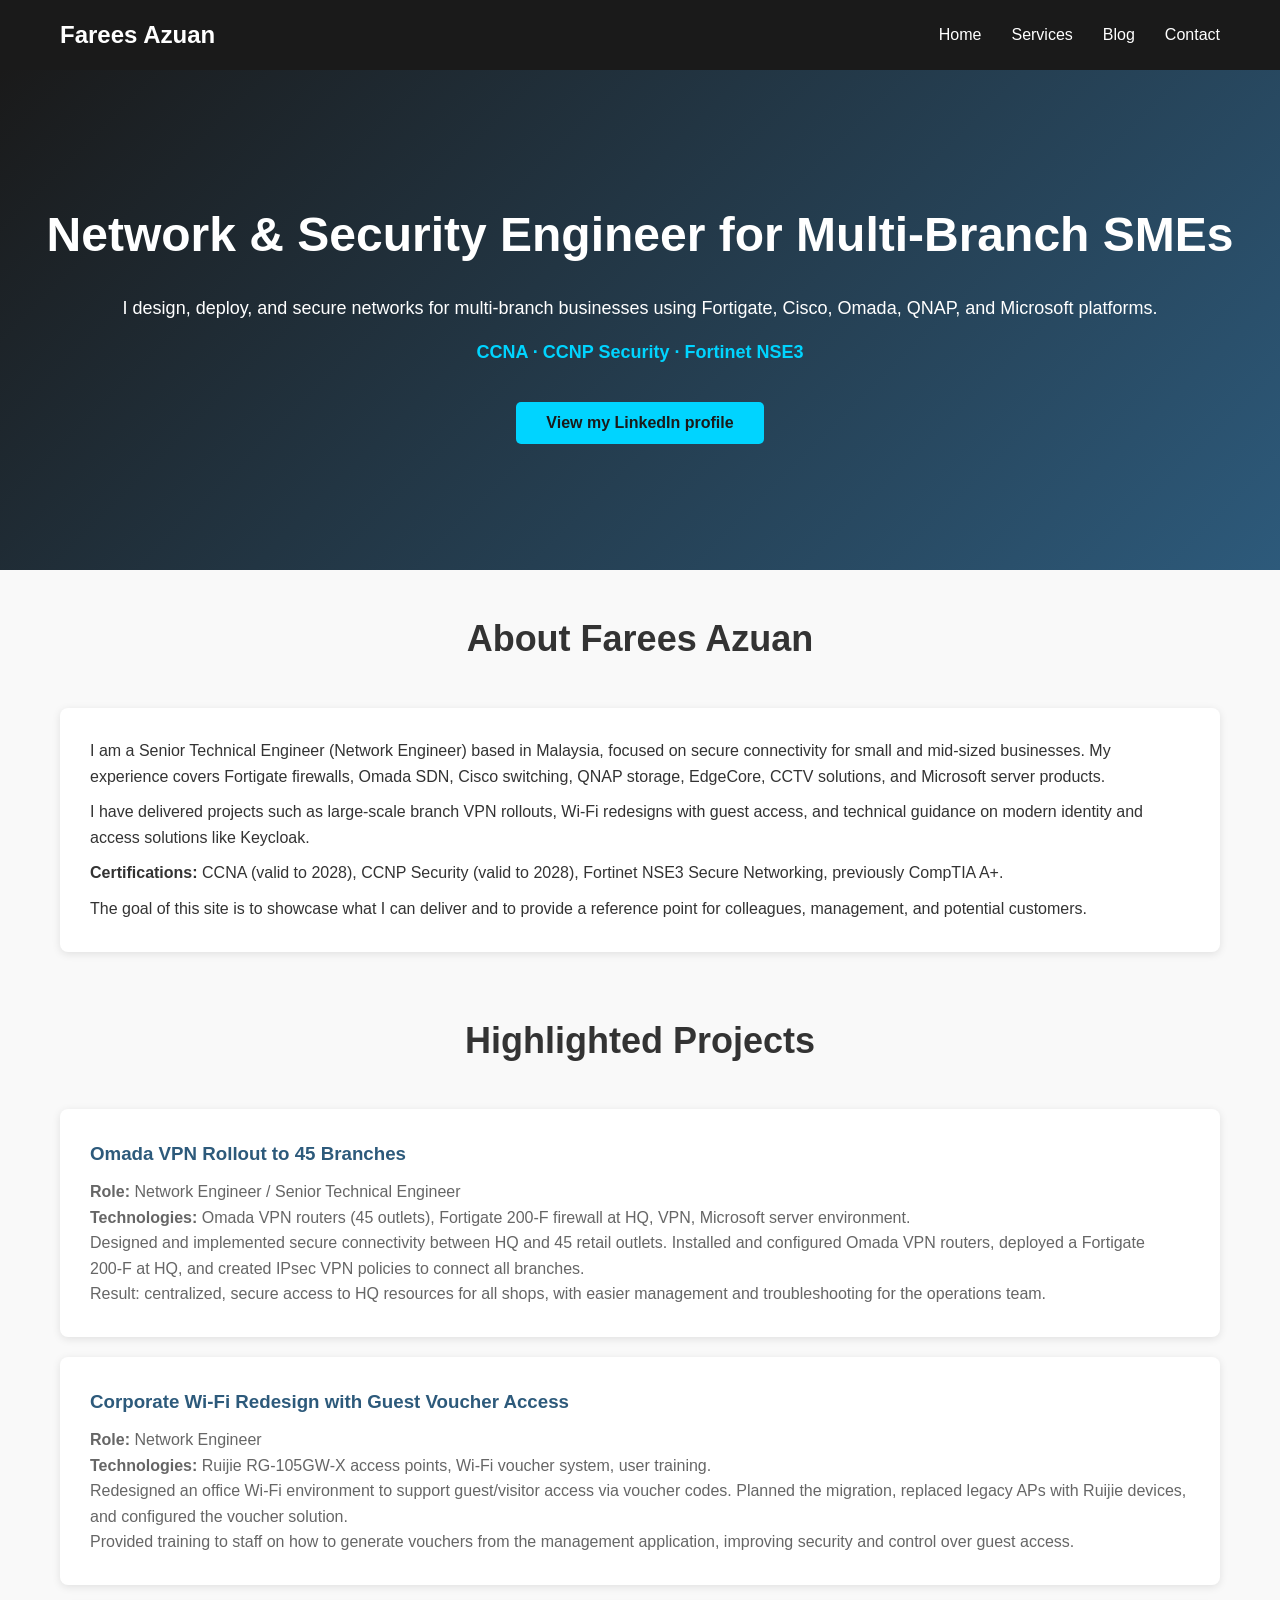
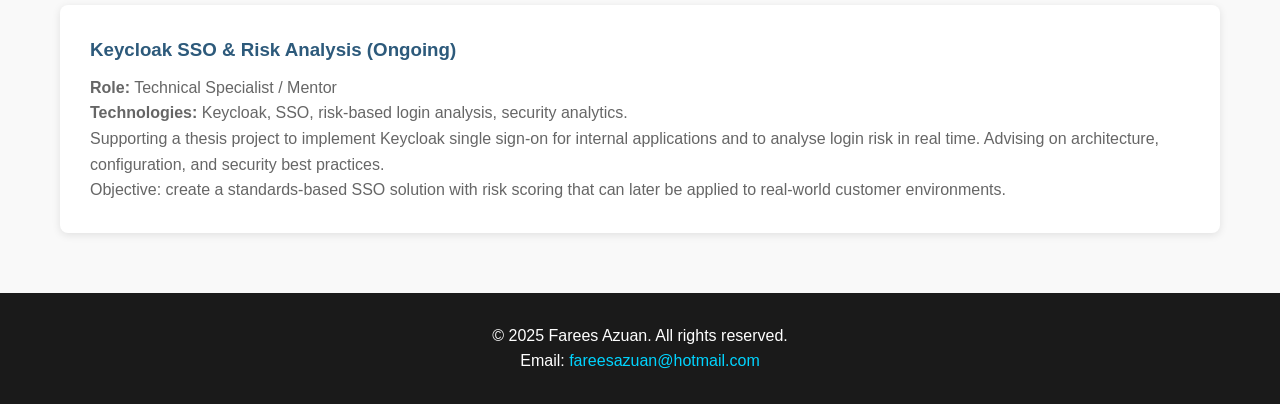
<file: index.html>
<!DOCTYPE html>
<html lang="en">
<head>
    <meta charset="UTF-8">
    <meta name="viewport" content="width=device-width, initial-scale=1.0">
    <title>Farees Azuan - Network & Security Engineer</title>
    <link rel="stylesheet" href="css/style.css">
</head>
<body>
    <!-- Navigation -->
    <nav class="navbar">
        <div class="nav-container">
            <h1 class="logo">Farees Azuan</h1>
            <ul class="nav-links">
                <li><a href="index.html">Home</a></li>
                <li><a href="services.html">Services</a></li>
                <li><a href="blog.html">Blog</a></li>
                <li><a href="contact.html">Contact</a></li>
            </ul>
        </div>
    </nav>

    <!-- Hero Section -->
    <section class="hero">
        <div class="hero-content">
            <h1>Network & Security Engineer for Multi-Branch SMEs</h1>
            <p>I design, deploy, and secure networks for multi-branch businesses using Fortigate, Cisco, Omada, QNAP, and Microsoft platforms.</p>
            <p class="certs">CCNA · CCNP Security · Fortinet NSE3</p>
            <button onclick="location.href='https://www.linkedin.com/in/fareesazuan/'" class="cta-btn">
			View my LinkedIn profile
			</button>
        </div>
    </section>

    <!-- Services Preview -->
    <section class="services-preview" style="margin-top: 40px;">
		<h2>About Farees Azuan</h2>
		<div style="background: white; padding: 30px; border-radius: 8px; box-shadow: 0 2px 8px rgba(0,0,0,0.1);">
			<p>
				I am a Senior Technical Engineer (Network Engineer) based in Malaysia, focused on secure connectivity for small and mid-sized businesses.
				My experience covers Fortigate firewalls, Omada SDN, Cisco switching, QNAP storage, EdgeCore, CCTV solutions, and Microsoft server products.
			</p>
			<p style="margin-top: 10px;">
				I have delivered projects such as large-scale branch VPN rollouts, Wi‑Fi redesigns with guest access, and technical guidance on modern identity and access solutions like Keycloak.
			</p>
			<p style="margin-top: 10px;">
			<strong>Certifications:</strong> CCNA (valid to 2028), CCNP Security (valid to 2028), Fortinet NSE3 Secure Networking, previously CompTIA A+.
			</p>
			<p style="margin-top: 10px;">
				The goal of this site is to showcase what I can deliver and to provide a reference point for colleagues, management, and potential customers.
			</p>
		</div>
	</section>

	<!-- Project Section -->
	<section class="services-preview" style="margin-top: 40px;">
		<h2>Highlighted Projects</h2>

		<article class="card" style="margin-bottom: 20px;">
			<h3>Omada VPN Rollout to 45 Branches</h3>
			<p><strong>Role:</strong> Network Engineer / Senior Technical Engineer</p>
			<p><strong>Technologies:</strong> Omada VPN routers (45 outlets), Fortigate 200‑F firewall at HQ, VPN, Microsoft server environment.</p>
			<p>
				Designed and implemented secure connectivity between HQ and 45 retail outlets.
				Installed and configured Omada VPN routers, deployed a Fortigate 200‑F at HQ, and created IPsec VPN policies to connect all branches.
			</p>
			<p>
				Result: centralized, secure access to HQ resources for all shops, with easier management and troubleshooting for the operations team.
			</p>
		</article>

		<article class="card" style="margin-bottom: 20px;">
			<h3>Corporate Wi‑Fi Redesign with Guest Voucher Access</h3>
			<p><strong>Role:</strong> Network Engineer</p>
			<p><strong>Technologies:</strong> Ruijie RG‑105GW‑X access points, Wi‑Fi voucher system, user training.</p>
			<p>
				Redesigned an office Wi‑Fi environment to support guest/visitor access via voucher codes.
				Planned the migration, replaced legacy APs with Ruijie devices, and configured the voucher solution.
			</p>
			<p>
				Provided training to staff on how to generate vouchers from the management application, improving security and control over guest access.
			</p>
		</article>

		<article class="card">
			<h3>Keycloak SSO & Risk Analysis (Ongoing)</h3>
			<p><strong>Role:</strong> Technical Specialist / Mentor</p>
			<p><strong>Technologies:</strong> Keycloak, SSO, risk-based login analysis, security analytics.</p>
			<p>
				Supporting a thesis project to implement Keycloak single sign-on for internal applications and to analyse login risk in real time.
				Advising on architecture, configuration, and security best practices.
			</p>
			<p>
				Objective: create a standards-based SSO solution with risk scoring that can later be applied to real-world customer environments.
			</p>
		</article>
	</section>


    <!-- Footer -->
    <footer class="footer">
        <p>&copy; 2025 Farees Azuan. All rights reserved.</p>
        <p>Email: <a href="mailto:fareesazuan@hotmail.com">fareesazuan@hotmail.com</a></p>
    </footer>
</body>
</html>
</file>
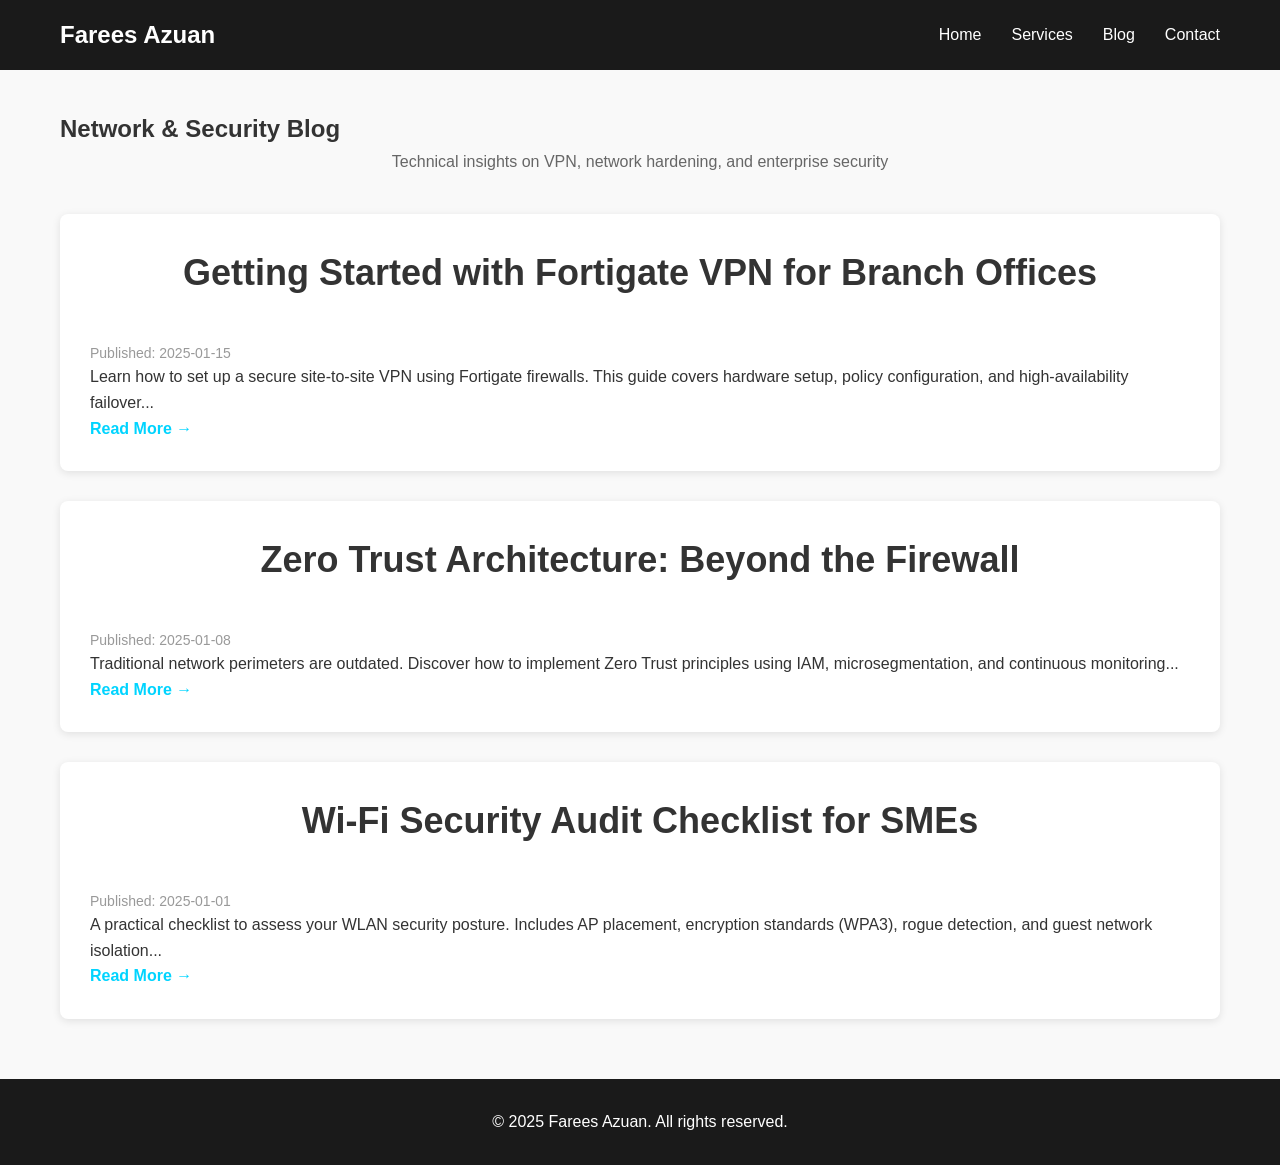
<file: blog.html>
<!DOCTYPE html>
<html lang="en">
<head>
    <meta charset="UTF-8">
    <meta name="viewport" content="width=device-width, initial-scale=1.0">
    <title>Blog - Farees Azuan</title>
    <link rel="stylesheet" href="css/style.css">
</head>
<body>
    <nav class="navbar">
        <div class="nav-container">
            <h1 class="logo">Farees Azuan</h1>
            <ul class="nav-links">
                <li><a href="index.html">Home</a></li>
                <li><a href="services.html">Services</a></li>
                <li><a href="blog.html">Blog</a></li>
                <li><a href="contact.html">Contact</a></li>
            </ul>
        </div>
    </nav>

    <section class="services-preview" style="margin-top: 40px;">
        <h1>Network & Security Blog</h1>
        <p style="text-align: center; color: #666; font-size: 16px;">Technical insights on VPN, network hardening, and enterprise security</p>
        
        <div style="margin-top: 40px;">
            <article style="background: white; padding: 30px; margin-bottom: 30px; border-radius: 8px; box-shadow: 0 2px 8px rgba(0,0,0,0.1);">
                <h2>Getting Started with Fortigate VPN for Branch Offices</h2>
                <p style="color: #999; font-size: 14px;">Published: 2025-01-15</p>
                <p>Learn how to set up a secure site-to-site VPN using Fortigate firewalls. This guide covers hardware setup, policy configuration, and high-availability failover...</p>
                <a href="#" style="color: #00d4ff; text-decoration: none; font-weight: bold;">Read More →</a>
            </article>

            <article style="background: white; padding: 30px; margin-bottom: 30px; border-radius: 8px; box-shadow: 0 2px 8px rgba(0,0,0,0.1);">
                <h2>Zero Trust Architecture: Beyond the Firewall</h2>
                <p style="color: #999; font-size: 14px;">Published: 2025-01-08</p>
                <p>Traditional network perimeters are outdated. Discover how to implement Zero Trust principles using IAM, microsegmentation, and continuous monitoring...</p>
                <a href="#" style="color: #00d4ff; text-decoration: none; font-weight: bold;">Read More →</a>
            </article>

            <article style="background: white; padding: 30px; border-radius: 8px; box-shadow: 0 2px 8px rgba(0,0,0,0.1);">
                <h2>Wi-Fi Security Audit Checklist for SMEs</h2>
                <p style="color: #999; font-size: 14px;">Published: 2025-01-01</p>
                <p>A practical checklist to assess your WLAN security posture. Includes AP placement, encryption standards (WPA3), rogue detection, and guest network isolation...</p>
                <a href="#" style="color: #00d4ff; text-decoration: none; font-weight: bold;">Read More →</a>
            </article>
        </div>
    </section>

    <footer class="footer">
        <p>&copy; 2025 Farees Azuan. All rights reserved.</p>
    </footer>
</body>
</html>
</file>
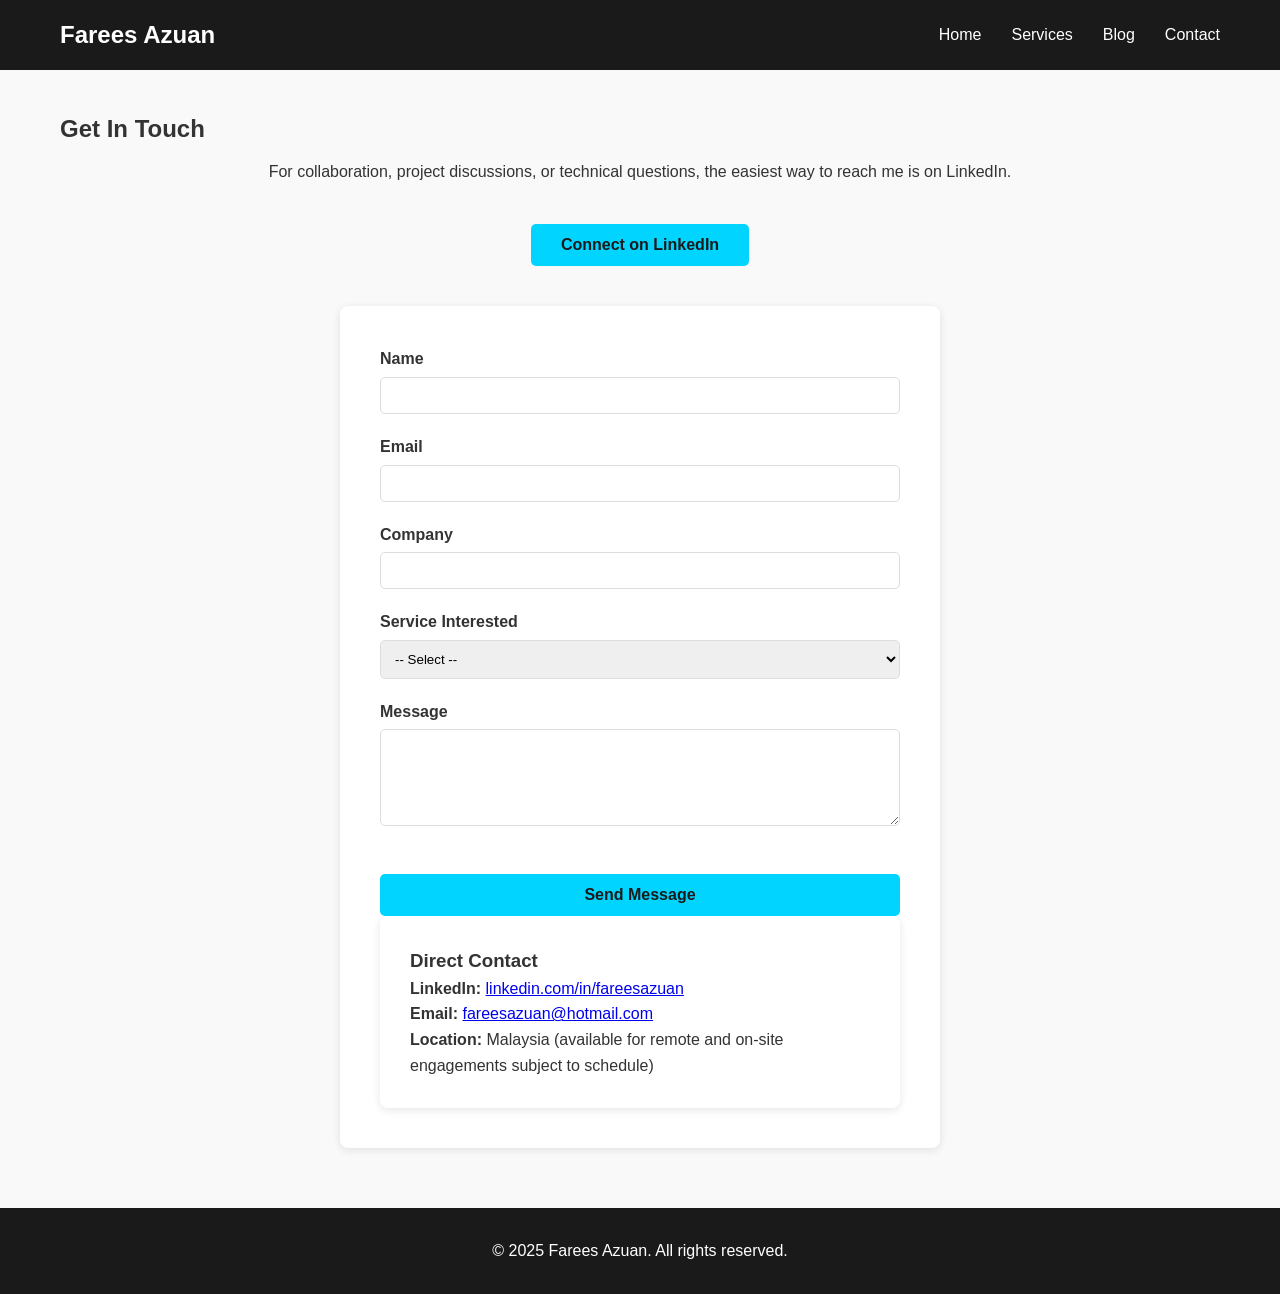
<file: contact.html>
<!DOCTYPE html>
<html lang="en">
<head>
    <meta charset="UTF-8">
    <meta name="viewport" content="width=device-width, initial-scale=1.0">
    <title>Contact - Farees Azuan</title>
    <link rel="stylesheet" href="css/style.css">
</head>
<body>
    <nav class="navbar">
        <div class="nav-container">
            <h1 class="logo">Farees Azuan</h1>
            <ul class="nav-links">
                <li><a href="index.html">Home</a></li>
                <li><a href="services.html">Services</a></li>
                <li><a href="blog.html">Blog</a></li>
                <li><a href="contact.html">Contact</a></li>
            </ul>
        </div>
    </nav>

    <section class="services-preview" style="margin-top: 40px;">
        <h1>Get In Touch</h1>
        <p style="text-align:center; margin-top:10px;">
			For collaboration, project discussions, or technical questions, the easiest way to reach me is on LinkedIn.
		</p>
		<div style="text-align:center; margin:20px 0;">
			<button class="cta-btn" onclick="location.href='https://www.linkedin.com/in/fareesazuan/'">
				Connect on LinkedIn
			</button>
		</div>
        <div style="max-width: 600px; margin: 40px auto; background: white; padding: 40px; border-radius: 8px; box-shadow: 0 2px 8px rgba(0,0,0,0.1);">
            <form id="contact-form" onsubmit="handleSubmit(event)">
                <div style="margin-bottom: 20px;">
                    <label for="name" style="display: block; margin-bottom: 5px; font-weight: bold;">Name</label>
                    <input type="text" id="name" name="name" required style="width: 100%; padding: 10px; border: 1px solid #ddd; border-radius: 5px;">
                </div>

                <div style="margin-bottom: 20px;">
                    <label for="email" style="display: block; margin-bottom: 5px; font-weight: bold;">Email</label>
                    <input type="email" id="email" name="email" required style="width: 100%; padding: 10px; border: 1px solid #ddd; border-radius: 5px;">
                </div>

                <div style="margin-bottom: 20px;">
                    <label for="company" style="display: block; margin-bottom: 5px; font-weight: bold;">Company</label>
                    <input type="text" id="company" name="company" style="width: 100%; padding: 10px; border: 1px solid #ddd; border-radius: 5px;">
                </div>

                <div style="margin-bottom: 20px;">
                    <label for="service" style="display: block; margin-bottom: 5px; font-weight: bold;">Service Interested</label>
                    <select id="service" name="service" required style="width: 100%; padding: 10px; border: 1px solid #ddd; border-radius: 5px;">
                        <option value="">-- Select --</option>
                        <option value="vpn">VPN Deployment</option>
                        <option value="audit">Network Security Audit</option>
                        <option value="iam">Identity & Access Management</option>
                        <option value="design">Network Design</option>
                        <option value="other">Other</option>
                    </select>
                </div>

                <div style="margin-bottom: 20px;">
                    <label for="message" style="display: block; margin-bottom: 5px; font-weight: bold;">Message</label>
                    <textarea id="message" name="message" rows="5" required style="width: 100%; padding: 10px; border: 1px solid #ddd; border-radius: 5px;"></textarea>
                </div>

                <button type="submit" class="cta-btn" style="width: 100%;">Send Message</button>
            </form>
            
            <div style="max-width:600px; margin:0 auto; background:white; padding:30px; border-radius:8px; box-shadow:0 2px 8px rgba(0,0,0,0.1);">
				<h3>Direct Contact</h3>
				<p><strong>LinkedIn:</strong> <a href="https://www.linkedin.com/in/fareesazuan/" target="_blank">linkedin.com/in/fareesazuan</a></p>
				<p><strong>Email:</strong> <a href="mailto:fareesazuan@hotmail.com">fareesazuan@hotmail.com</a></p>
				<p><strong>Location:</strong> Malaysia (available for remote and on‑site engagements subject to schedule)</p>
			</div>
        </div>
    </section>

    <script>
        function handleSubmit(event) {
            event.preventDefault();
            const name = document.getElementById('name').value;
            const email = document.getElementById('email').value;
            const message = document.getElementById('message').value;
            
            // Simple success message (later: connect to Cloudflare Workers)
            alert(`Thank you, ${name}! I'll get back to you soon.`);
            document.getElementById('contact-form').reset();
        }
    </script>

    <footer class="footer">
        <p>&copy; 2025 Farees Azuan. All rights reserved.</p>
    </footer>
</body>
</html>
</file>
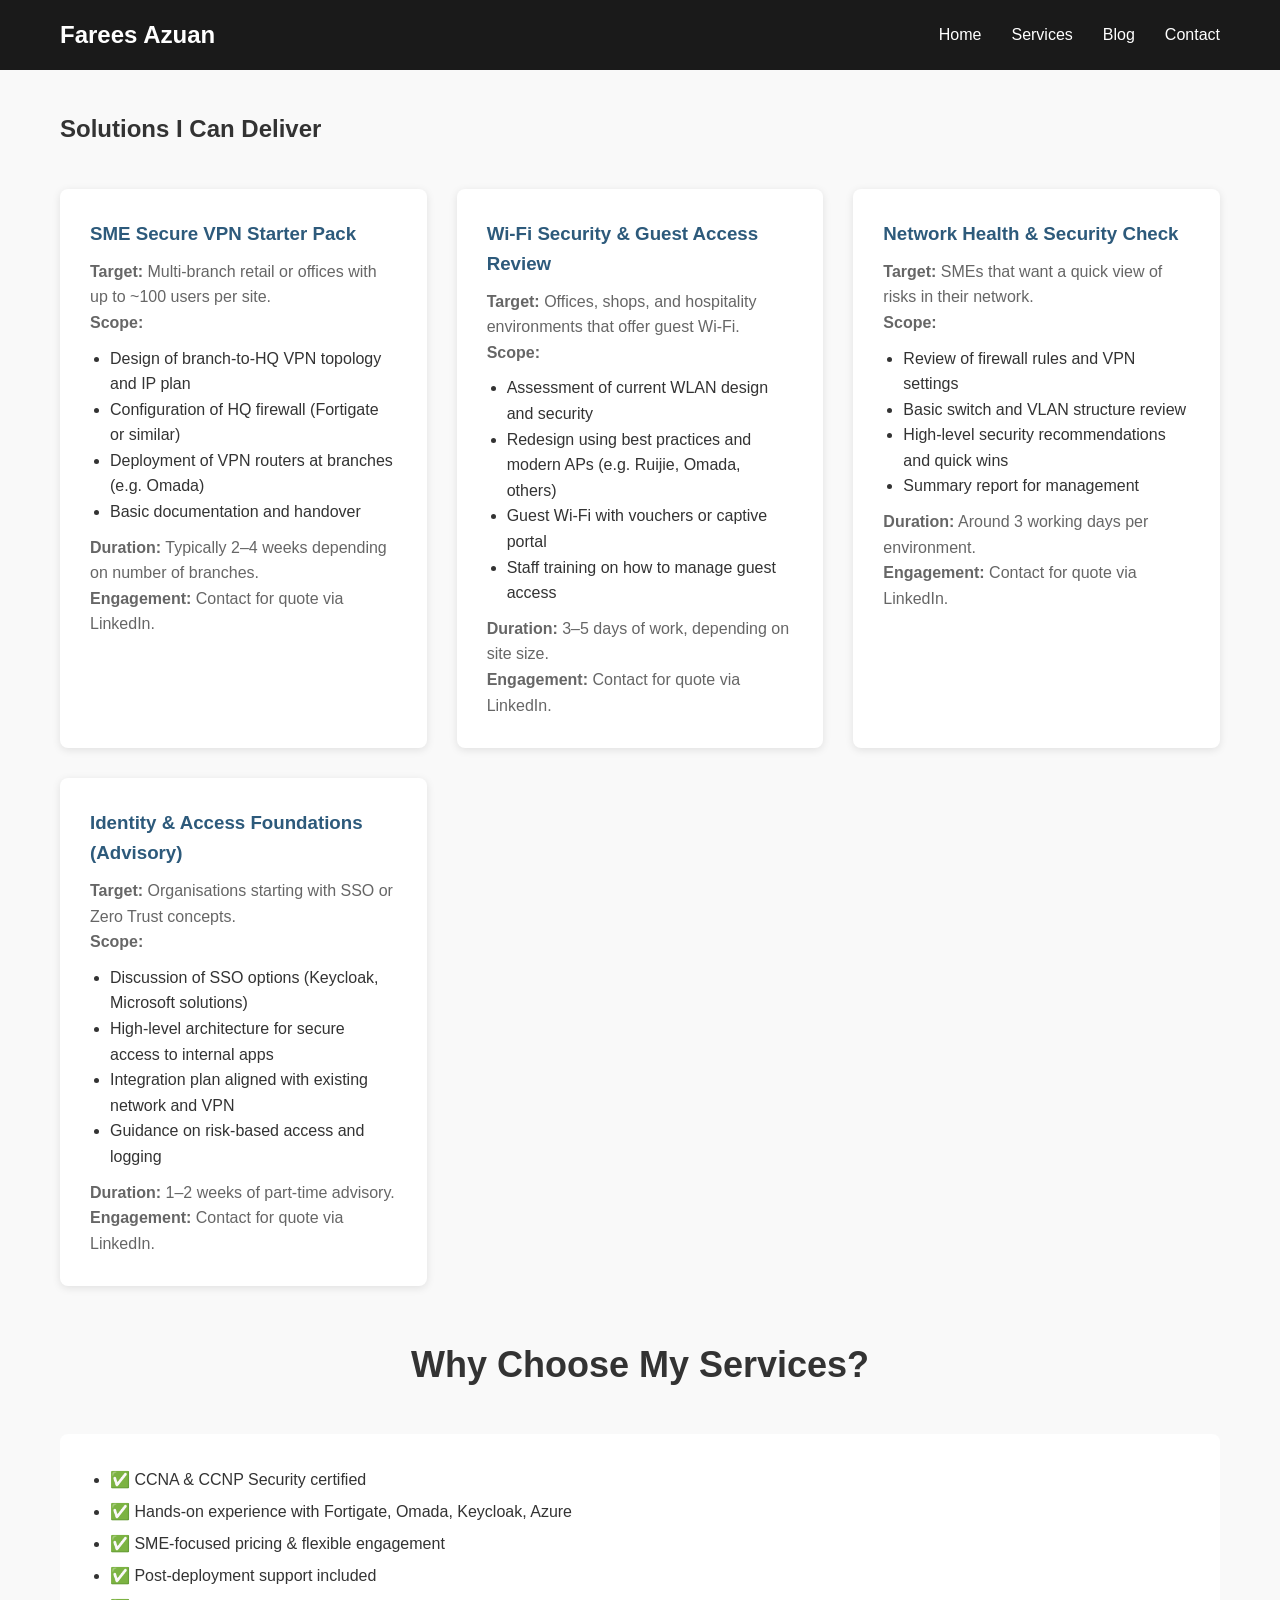
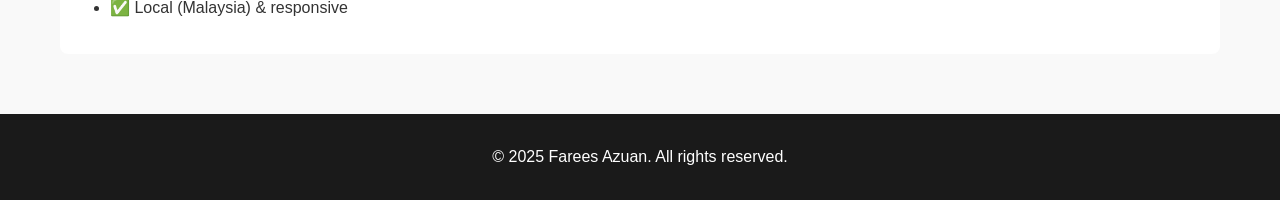
<file: services.html>
<!DOCTYPE html>
<html lang="en">
<head>
    <meta charset="UTF-8">
    <meta name="viewport" content="width=device-width, initial-scale=1.0">
    <title>Services - Farees Azuan</title>
    <link rel="stylesheet" href="css/style.css">
</head>
<body>
    <nav class="navbar">
        <div class="nav-container">
            <h1 class="logo">Farees Azuan</h1>
            <ul class="nav-links">
                <li><a href="index.html">Home</a></li>
                <li><a href="services.html">Services</a></li>
                <li><a href="blog.html">Blog</a></li>
                <li><a href="contact.html">Contact</a></li>
            </ul>
        </div>
    </nav>

    <section class="services-preview" style="margin-top: 40px;">
        <h1>Solutions I Can Deliver</h1>
		<div class="service-cards" style="margin-top: 40px;">
			<div class="card">
				<h3>SME Secure VPN Starter Pack</h3>
				<p><strong>Target:</strong> Multi‑branch retail or offices with up to ~100 users per site.</p>
				<p><strong>Scope:</strong></p>
				<ul style="margin: 10px 0; padding-left: 20px;">
					<li>Design of branch‑to‑HQ VPN topology and IP plan</li>
					<li>Configuration of HQ firewall (Fortigate or similar)</li>
					<li>Deployment of VPN routers at branches (e.g. Omada)</li>
					<li>Basic documentation and handover</li>
				</ul>
				<p><strong>Duration:</strong> Typically 2–4 weeks depending on number of branches.</p>
				<p><strong>Engagement:</strong> Contact for quote via LinkedIn.</p>
			</div>

            <div class="card">
				<h3>Wi‑Fi Security & Guest Access Review</h3>
				<p><strong>Target:</strong> Offices, shops, and hospitality environments that offer guest Wi‑Fi.</p>
				<p><strong>Scope:</strong></p>
				<ul style="margin: 10px 0; padding-left: 20px;">
					<li>Assessment of current WLAN design and security</li>
					<li>Redesign using best practices and modern APs (e.g. Ruijie, Omada, others)</li>
					<li>Guest Wi‑Fi with vouchers or captive portal</li>
					<li>Staff training on how to manage guest access</li>
				</ul>
				<p><strong>Duration:</strong> 3–5 days of work, depending on site size.</p>
				<p><strong>Engagement:</strong> Contact for quote via LinkedIn.</p>
			</div>

            <div class="card">
				<h3>Network Health & Security Check</h3>
				<p><strong>Target:</strong> SMEs that want a quick view of risks in their network.</p>
				<p><strong>Scope:</strong></p>
				<ul style="margin: 10px 0; padding-left: 20px;">
					<li>Review of firewall rules and VPN settings</li>
					<li>Basic switch and VLAN structure review</li>
					<li>High‑level security recommendations and quick wins</li>
					<li>Summary report for management</li>
				</ul>
					<p><strong>Duration:</strong> Around 3 working days per environment.</p>
					<p><strong>Engagement:</strong> Contact for quote via LinkedIn.</p>
			</div>
			
			<div class="card">
				<h3>Identity & Access Foundations (Advisory)</h3>
				<p><strong>Target:</strong> Organisations starting with SSO or Zero Trust concepts.</p>
				<p><strong>Scope:</strong></p>
				<ul style="margin: 10px 0; padding-left: 20px;">
					<li>Discussion of SSO options (Keycloak, Microsoft solutions)</li>
					<li>High‑level architecture for secure access to internal apps</li>
					<li>Integration plan aligned with existing network and VPN</li>
					<li>Guidance on risk‑based access and logging</li>
				</ul>
				<p><strong>Duration:</strong> 1–2 weeks of part‑time advisory.</p>
				<p><strong>Engagement:</strong> Contact for quote via LinkedIn.</p>
			</div>
        </div>

        <h2 style="margin-top: 50px; text-align: center;">Why Choose My Services?</h2>
        <div style="background: white; padding: 30px; border-radius: 8px; margin-top: 20px;">
            <ul style="padding-left: 20px; line-height: 2;">
                <li>✅ CCNA & CCNP Security certified</li>
                <li>✅ Hands-on experience with Fortigate, Omada, Keycloak, Azure</li>
                <li>✅ SME-focused pricing & flexible engagement</li>
                <li>✅ Post-deployment support included</li>
                <li>✅ Local (Malaysia) & responsive</li>
            </ul>
        </div>
    </section>

    <footer class="footer">
        <p>&copy; 2025 Farees Azuan. All rights reserved.</p>
    </footer>
</body>
</html>
</file>
<file: css/style.css>
* {
    margin: 0;
    padding: 0;
    box-sizing: border-box;
}

body {
    font-family: -apple-system, BlinkMacSystemFont, 'Segoe UI', sans-serif;
    line-height: 1.6;
    color: #333;
    background: #f9f9f9;
}

/* Navigation */
.navbar {
    background: #1a1a1a;
    color: white;
    padding: 1rem 0;
    position: sticky;
    top: 0;
    z-index: 100;
}

.nav-container {
    max-width: 1200px;
    margin: 0 auto;
    padding: 0 20px;
    display: flex;
    justify-content: space-between;
    align-items: center;
}

.logo {
    font-size: 24px;
    font-weight: bold;
}

.nav-links {
    display: flex;
    list-style: none;
    gap: 30px;
}

.nav-links a {
    color: white;
    text-decoration: none;
    transition: color 0.3s;
}

.nav-links a:hover {
    color: #00d4ff;
}

/* Hero Section */
.hero {
    background: linear-gradient(135deg, #1a1a1a 0%, #2d5a7b 100%);
    color: white;
    padding: 100px 20px;
    text-align: center;
    min-height: 500px;
    display: flex;
    align-items: center;
    justify-content: center;
}

.hero-content h1 {
    font-size: 48px;
    margin-bottom: 20px;
    font-weight: 700;
}

.hero-content p {
    font-size: 18px;
    margin-bottom: 10px;
}

.certs {
    font-size: 14px;
    color: #00d4ff;
    font-weight: bold;
    margin: 15px 0 !important;
}

.cta-btn {
    background: #00d4ff;
    color: #1a1a1a;
    padding: 12px 30px;
    border: none;
    border-radius: 5px;
    font-size: 16px;
    font-weight: bold;
    cursor: pointer;
    transition: background 0.3s;
    margin-top: 20px;
}

.cta-btn:hover {
    background: #00a8cc;
}

/* Services Section */
.services-preview {
    max-width: 1200px;
    margin: 60px auto;
    padding: 0 20px;
}

.services-preview h2 {
    text-align: center;
    font-size: 36px;
    margin-bottom: 40px;
}

.service-cards {
    display: grid;
    grid-template-columns: repeat(auto-fit, minmax(300px, 1fr));
    gap: 30px;
}

.card {
    background: white;
    padding: 30px;
    border-radius: 8px;
    box-shadow: 0 2px 8px rgba(0, 0, 0, 0.1);
    transition: transform 0.3s, box-shadow 0.3s;
}

.card:hover {
    transform: translateY(-5px);
    box-shadow: 0 4px 16px rgba(0, 0, 0, 0.2);
}

.card h3 {
    color: #2d5a7b;
    margin-bottom: 10px;
}

.card p {
    color: #666;
}

/* Footer */
.footer {
    background: #1a1a1a;
    color: white;
    text-align: center;
    padding: 30px;
    margin-top: 60px;
}

.footer a {
    color: #00d4ff;
    text-decoration: none;
}

/* Responsive */
@media (max-width: 768px) {
    .nav-links {
        gap: 15px;
    }

    .hero-content h1 {
        font-size: 32px;
    }

    .hero-content p {
        font-size: 16px;
    }
}
</file>
